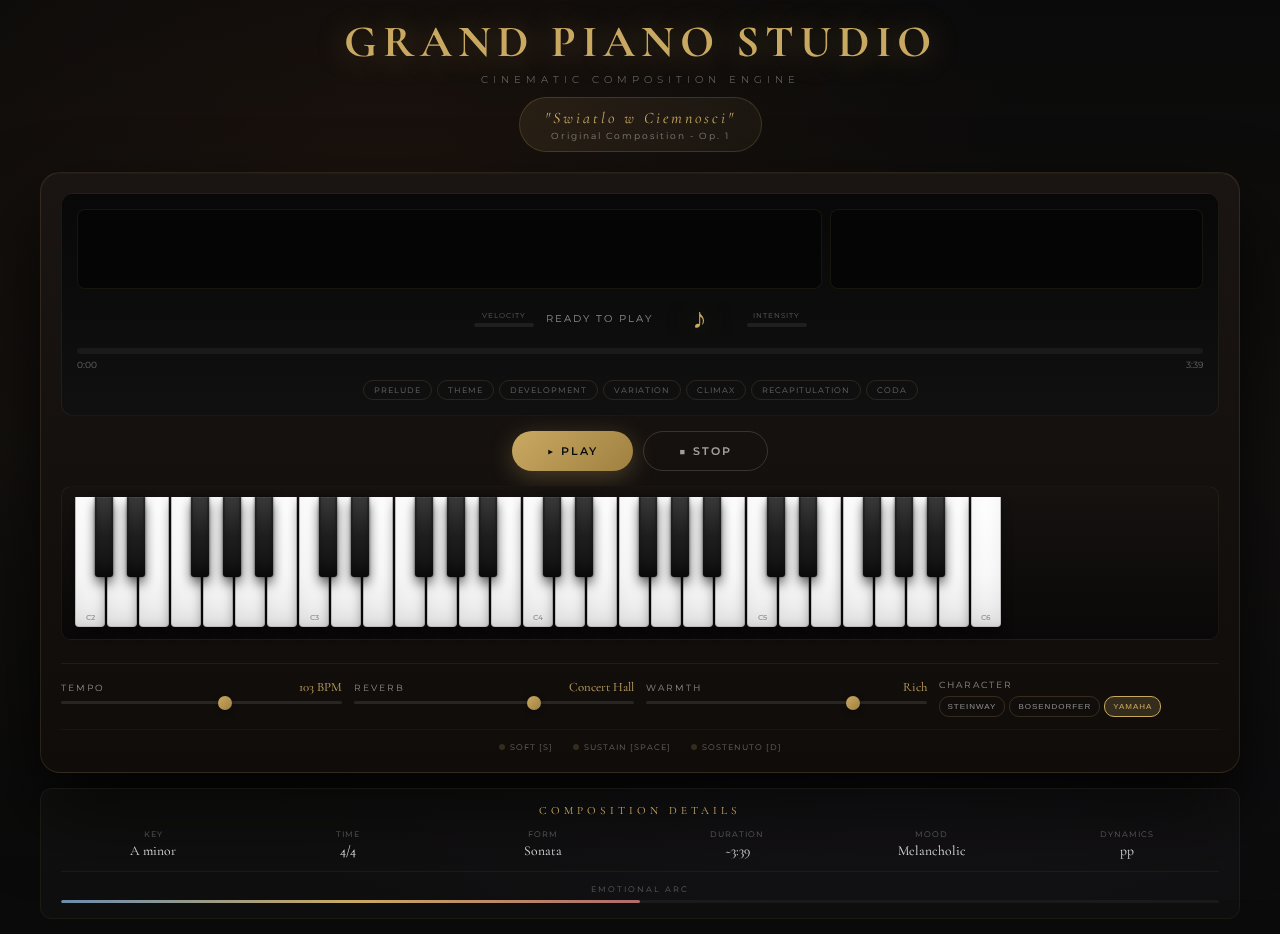
<file: index.html>
<!DOCTYPE html>
<html lang="pl">
<head>
    <meta charset="UTF-8">
    <meta name="viewport" content="width=device-width, initial-scale=1.0">
    <title>GRAND PIANO STUDIO - Masterpiece Edition</title>
    <link href="https://fonts.googleapis.com/css2?family=Cormorant+Garamond:wght@400;600;700&family=Montserrat:wght@300;400;600&display=swap" rel="stylesheet">
    <link rel="stylesheet" href="styles.css">
</head>
<body>
    <div class="container">
        <div class="brand">
            <h1>Grand Piano Studio</h1>
            <p class="tagline">Cinematic Composition Engine</p>
            <div class="composition-title">
                <h2>"Swiatlo w Ciemnosci"</h2>
                <span>Original Composition - Op. 1</span>
            </div>
        </div>

        <div class="piano-cabinet">
            <div class="display-section">
                <div class="visualizer-container">
                    <div class="oscilloscope">
                        <canvas id="oscilloscope"></canvas>
                    </div>
                    <div class="spectrum">
                        <canvas id="spectrum"></canvas>
                    </div>
                </div>

                <div class="now-playing">
                    <div class="velocity-container">
                        <span class="velocity-label">Velocity</span>
                        <div class="velocity-meter">
                            <div class="velocity-fill" id="velocityMeter"></div>
                        </div>
                    </div>
                    <div class="section-display" id="sectionDisplay">Ready to Play</div>
                    <div class="note-display" id="noteDisplay">&#9834;</div>
                    <div class="velocity-container">
                        <span class="velocity-label">Intensity</span>
                        <div class="velocity-meter">
                            <div class="velocity-fill" id="intensityMeter"></div>
                        </div>
                    </div>
                </div>

                <div class="timeline-container">
                    <div class="timeline">
                        <div class="timeline-progress" id="progressBar"></div>
                    </div>
                    <div class="time-display">
                        <span id="currentTime">0:00</span>
                        <span id="totalTime">0:00</span>
                    </div>
                </div>

                <div class="section-markers">
                    <div class="section-marker" id="marker-0">Prelude</div>
                    <div class="section-marker" id="marker-1">Theme</div>
                    <div class="section-marker" id="marker-2">Development</div>
                    <div class="section-marker" id="marker-3">Variation</div>
                    <div class="section-marker" id="marker-4">Climax</div>
                    <div class="section-marker" id="marker-5">Recapitulation</div>
                    <div class="section-marker" id="marker-6">Coda</div>
                </div>
            </div>

            <div class="controls-row">
                <button class="btn btn-primary" id="playBtn" onclick="togglePlay()">&#9654; Play</button>
                <button class="btn btn-secondary" onclick="stopMelody()">&#9632; Stop</button>
            </div>

            <div class="keyboard-wrapper">
                <div class="keyboard-frame">
                    <div class="keyboard" id="keyboard"></div>
                </div>
            </div>

            <div class="settings-panel">
                <div class="setting">
                    <div class="setting-header">
                        <span class="setting-label">Tempo</span>
                        <span class="setting-value" id="tempoValue">103 BPM</span>
                    </div>
                    <input type="range" id="tempoSlider" min="50" max="140" value="103" oninput="updateTempo(this.value)">
                </div>

                <div class="setting">
                    <div class="setting-header">
                        <span class="setting-label">Reverb</span>
                        <span class="setting-value" id="reverbValue">Concert Hall</span>
                    </div>
                    <input type="range" id="reverbSlider" min="0" max="100" value="65" oninput="updateReverb(this.value)">
                </div>

                <div class="setting">
                    <div class="setting-header">
                        <span class="setting-label">Warmth</span>
                        <span class="setting-value" id="warmthValue">Rich</span>
                    </div>
                    <input type="range" id="warmthSlider" min="0" max="100" value="75" oninput="updateWarmth(this.value)">
                </div>

                <div class="setting">
                    <div class="setting-header">
                        <span class="setting-label">Character</span>
                    </div>
                    <div class="toggle-group">
                        <button class="toggle-btn" onclick="setPianoType('steinway')" id="typeSteinway">Steinway</button>
                        <button class="toggle-btn" onclick="setPianoType('bosendorfer')" id="typeBosendorfer">Bosendorfer</button>
                        <button class="toggle-btn active" onclick="setPianoType('yamaha')" id="typeYamaha">Yamaha</button>
                    </div>
                </div>
            </div>

            <div class="pedal-row">
                <div class="pedal-indicator">
                    <div class="pedal-light" id="softLight"></div>
                    <span class="pedal-text">Soft [S]</span>
                </div>
                <div class="pedal-indicator">
                    <div class="pedal-light" id="sustainLight"></div>
                    <span class="pedal-text">Sustain [Space]</span>
                </div>
                <div class="pedal-indicator">
                    <div class="pedal-light" id="sostenutoLight"></div>
                    <span class="pedal-text">Sostenuto [D]</span>
                </div>
            </div>
        </div>

        <div class="info-section">
            <div class="info-title">Composition Details</div>
            <div class="info-grid">
                <div class="info-item">
                    <div class="info-label">Key</div>
                    <div class="info-value" id="keyDisplay">A minor</div>
                </div>
                <div class="info-item">
                    <div class="info-label">Time</div>
                    <div class="info-value">4/4</div>
                </div>
                <div class="info-item">
                    <div class="info-label">Form</div>
                    <div class="info-value">Sonata</div>
                </div>
                <div class="info-item">
                    <div class="info-label">Duration</div>
                    <div class="info-value" id="durationDisplay">~2:30</div>
                </div>
                <div class="info-item">
                    <div class="info-label">Mood</div>
                    <div class="info-value" id="moodDisplay">Melancholic</div>
                </div>
                <div class="info-item">
                    <div class="info-label">Dynamics</div>
                    <div class="info-value" id="dynamicsDisplay">pp</div>
                </div>
            </div>
            <div class="emotion-indicator">
                <div class="emotion-label">Emotional Arc</div>
                <div class="emotion-bar">
                    <div class="emotion-fill" id="emotionFill"></div>
                </div>
            </div>
        </div>
    </div>

    <script src="app.js"></script>
</body>
</html>
</file>
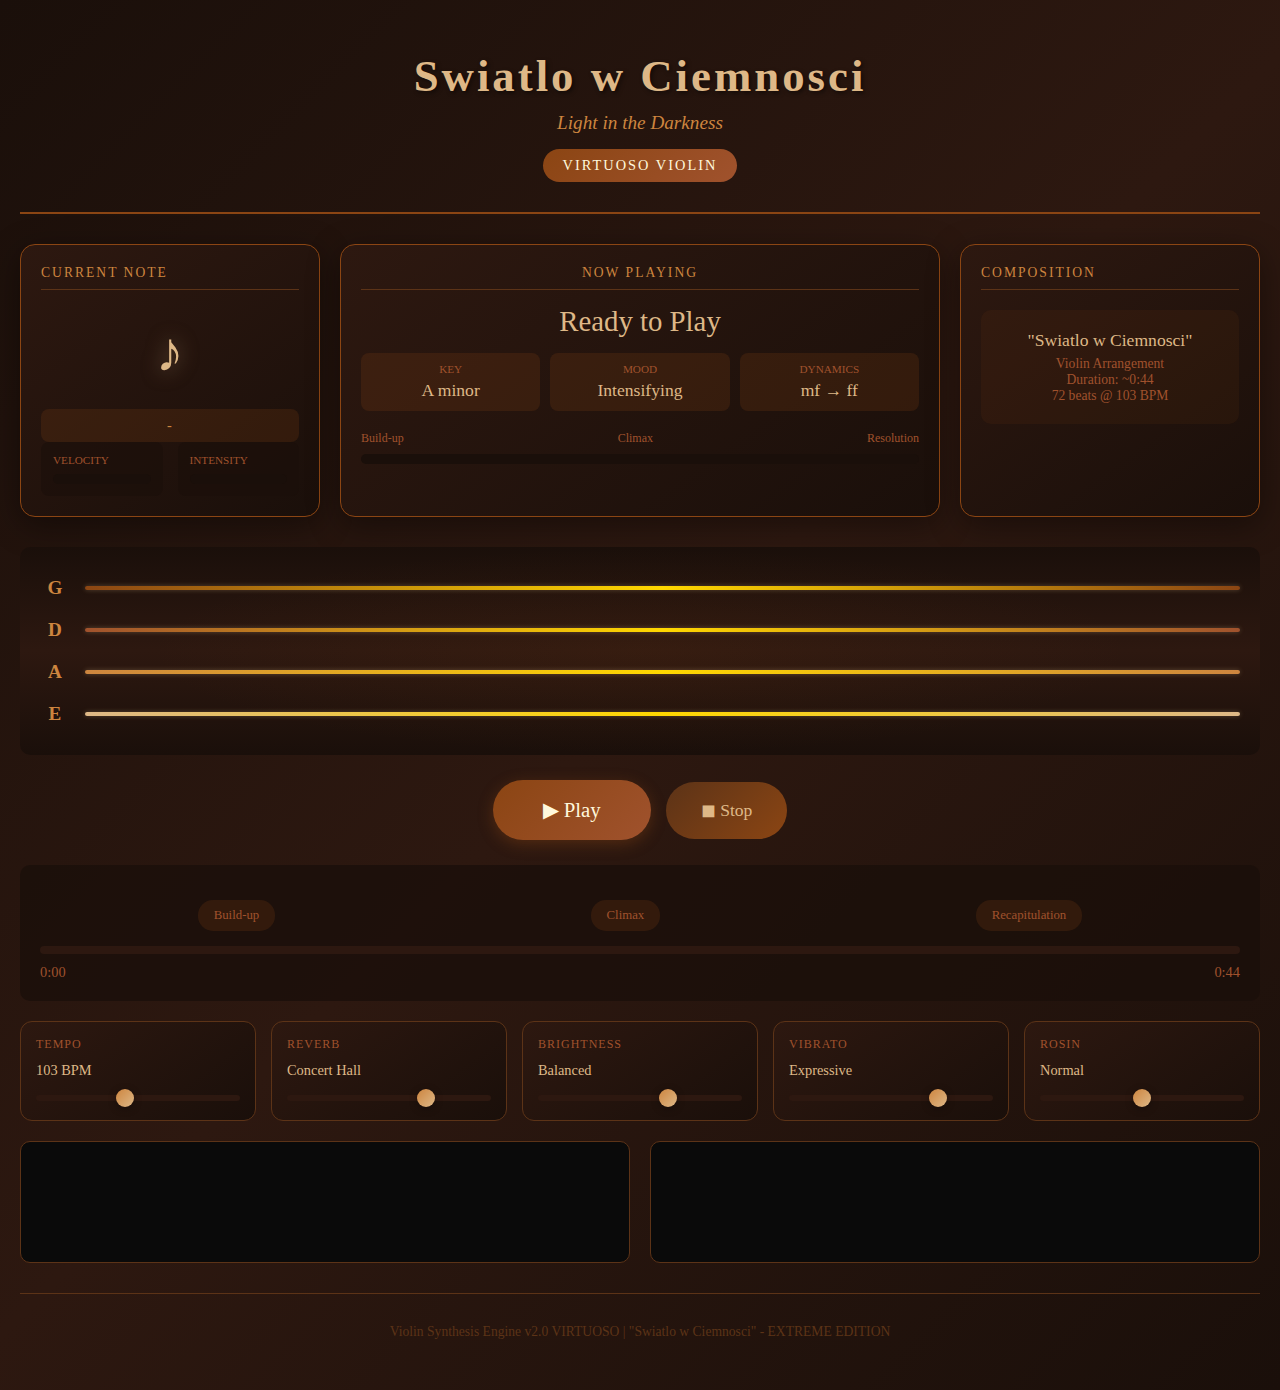
<file: viol/index.html>
<!DOCTYPE html>
<html lang="pl">
<head>
    <meta charset="UTF-8">
    <meta name="viewport" content="width=device-width, initial-scale=1.0">
    <title>Violin - Swiatlo w Ciemnosci</title>
    <style>
        * {
            margin: 0;
            padding: 0;
            box-sizing: border-box;
        }

        body {
            font-family: 'Georgia', 'Times New Roman', serif;
            background: linear-gradient(135deg, #1a0f0a 0%, #2d1810 50%, #1a0f0a 100%);
            min-height: 100vh;
            color: #DEB887;
            overflow-x: hidden;
        }

        .container {
            max-width: 1400px;
            margin: 0 auto;
            padding: 20px;
        }

        header {
            text-align: center;
            padding: 30px 0;
            border-bottom: 2px solid #8B4513;
            margin-bottom: 30px;
        }

        h1 {
            font-size: 2.8em;
            color: #DEB887;
            text-shadow: 2px 2px 4px rgba(0,0,0,0.5);
            letter-spacing: 3px;
            margin-bottom: 10px;
        }

        .subtitle {
            font-size: 1.2em;
            color: #CD853F;
            font-style: italic;
        }

        .instrument-badge {
            display: inline-block;
            background: linear-gradient(135deg, #8B4513, #A0522D);
            color: #FFF8DC;
            padding: 8px 20px;
            border-radius: 20px;
            margin-top: 15px;
            font-size: 0.9em;
            letter-spacing: 2px;
        }

        .main-display {
            display: grid;
            grid-template-columns: 1fr 2fr 1fr;
            gap: 20px;
            margin-bottom: 30px;
        }

        .panel {
            background: linear-gradient(145deg, #2d1810, #1a0f0a);
            border: 1px solid #8B4513;
            border-radius: 15px;
            padding: 20px;
            box-shadow: 0 8px 32px rgba(0,0,0,0.4);
        }

        .panel-title {
            font-size: 0.85em;
            color: #CD853F;
            text-transform: uppercase;
            letter-spacing: 2px;
            margin-bottom: 15px;
            border-bottom: 1px solid #5C3317;
            padding-bottom: 8px;
        }

        .note-display {
            font-size: 3.5em;
            text-align: center;
            color: #DEB887;
            text-shadow: 0 0 20px rgba(222, 184, 135, 0.5);
            padding: 15px;
        }

        .technique-display {
            font-size: 0.9em;
            text-align: center;
            color: #CD853F;
            text-transform: uppercase;
            letter-spacing: 1px;
            padding: 8px;
            background: rgba(139, 69, 19, 0.2);
            border-radius: 8px;
            margin-top: 10px;
        }

        .section-info {
            text-align: center;
        }

        .section-name {
            font-size: 1.8em;
            color: #DEB887;
            margin-bottom: 10px;
        }

        .info-grid {
            display: grid;
            grid-template-columns: repeat(3, 1fr);
            gap: 10px;
            margin-top: 15px;
        }

        .info-item {
            background: rgba(139, 69, 19, 0.2);
            padding: 10px;
            border-radius: 8px;
            text-align: center;
        }

        .info-label {
            font-size: 0.7em;
            color: #A0522D;
            text-transform: uppercase;
        }

        .info-value {
            font-size: 1.1em;
            color: #DEB887;
            margin-top: 5px;
        }

        /* Strings Visualization */
        .strings-container {
            background: linear-gradient(180deg, #1a0f0a, #2d1810, #1a0f0a);
            border-radius: 10px;
            padding: 30px 20px;
            margin: 20px 0;
            position: relative;
            overflow: hidden;
        }

        .strings-container::before {
            content: '';
            position: absolute;
            top: 0;
            left: 50%;
            transform: translateX(-50%);
            width: 80%;
            height: 100%;
            background: radial-gradient(ellipse at center, rgba(139, 69, 19, 0.1) 0%, transparent 70%);
        }

        #strings {
            display: flex;
            flex-direction: column;
            gap: 20px;
            position: relative;
            z-index: 1;
        }

        .string-wrapper {
            display: flex;
            align-items: center;
            gap: 15px;
        }

        .string-label {
            width: 30px;
            text-align: center;
            font-size: 1.2em;
            color: #CD853F;
            font-weight: bold;
        }

        .violin-string {
            flex: 1;
            height: 4px;
            border-radius: 2px;
            transition: all 0.1s ease;
            box-shadow: 0 0 5px rgba(222, 184, 135, 0.3);
        }

        .violin-string.active {
            height: 6px;
            box-shadow: 0 0 15px rgba(255, 215, 0, 0.6), 0 0 30px rgba(222, 184, 135, 0.4);
        }

        .violin-string.vibrating {
            animation: vibrate 0.05s linear infinite;
        }

        @keyframes vibrate {
            0%, 100% { transform: translateY(0); }
            25% { transform: translateY(-2px); }
            75% { transform: translateY(2px); }
        }

        /* Controls */
        .controls-row {
            display: flex;
            gap: 15px;
            justify-content: center;
            align-items: center;
            margin: 25px 0;
            flex-wrap: wrap;
        }

        .play-btn {
            background: linear-gradient(135deg, #8B4513, #A0522D);
            color: #FFF8DC;
            border: none;
            padding: 18px 50px;
            font-size: 1.3em;
            border-radius: 30px;
            cursor: pointer;
            transition: all 0.3s ease;
            box-shadow: 0 4px 15px rgba(139, 69, 19, 0.4);
            font-family: inherit;
        }

        .play-btn:hover {
            transform: translateY(-2px);
            box-shadow: 0 6px 25px rgba(139, 69, 19, 0.6);
        }

        .play-btn.active {
            background: linear-gradient(135deg, #CD853F, #DEB887);
            color: #1a0f0a;
        }

        .stop-btn {
            background: linear-gradient(135deg, #5C3317, #8B4513);
            color: #DEB887;
            border: none;
            padding: 18px 35px;
            font-size: 1.1em;
            border-radius: 30px;
            cursor: pointer;
            transition: all 0.3s ease;
            font-family: inherit;
        }

        .stop-btn:hover {
            background: linear-gradient(135deg, #8B4513, #A0522D);
        }

        /* Progress */
        .progress-container {
            background: rgba(26, 15, 10, 0.8);
            border-radius: 10px;
            padding: 20px;
            margin: 20px 0;
        }

        .progress-bar-bg {
            height: 8px;
            background: #2d1810;
            border-radius: 4px;
            overflow: hidden;
            margin: 10px 0;
        }

        #progressBar {
            height: 100%;
            background: linear-gradient(90deg, #8B4513, #CD853F, #DEB887);
            width: 0%;
            transition: width 0.1s linear;
            border-radius: 4px;
        }

        .time-display {
            display: flex;
            justify-content: space-between;
            font-size: 0.9em;
            color: #A0522D;
        }

        /* Section markers */
        .section-markers {
            display: flex;
            justify-content: space-around;
            margin: 15px 0;
        }

        .marker {
            padding: 8px 16px;
            background: rgba(139, 69, 19, 0.2);
            border-radius: 15px;
            font-size: 0.8em;
            color: #A0522D;
            transition: all 0.3s ease;
        }

        .marker.active {
            background: linear-gradient(135deg, #8B4513, #CD853F);
            color: #FFF8DC;
            box-shadow: 0 0 15px rgba(205, 133, 63, 0.5);
        }

        /* Sliders */
        .sliders-grid {
            display: grid;
            grid-template-columns: repeat(5, 1fr);
            gap: 15px;
            margin: 20px 0;
        }

        .slider-container {
            background: linear-gradient(145deg, #2d1810, #1a0f0a);
            border: 1px solid #5C3317;
            border-radius: 12px;
            padding: 15px;
        }

        .slider-label {
            font-size: 0.75em;
            color: #A0522D;
            text-transform: uppercase;
            letter-spacing: 1px;
            margin-bottom: 10px;
            display: block;
        }

        .slider-value {
            color: #DEB887;
            font-size: 0.9em;
            margin-bottom: 8px;
        }

        input[type="range"] {
            width: 100%;
            height: 6px;
            -webkit-appearance: none;
            background: #2d1810;
            border-radius: 3px;
            outline: none;
        }

        input[type="range"]::-webkit-slider-thumb {
            -webkit-appearance: none;
            width: 18px;
            height: 18px;
            background: linear-gradient(135deg, #CD853F, #DEB887);
            border-radius: 50%;
            cursor: pointer;
            box-shadow: 0 2px 8px rgba(0,0,0,0.3);
        }

        /* Visualizers */
        .visualizers {
            display: grid;
            grid-template-columns: 1fr 1fr;
            gap: 20px;
            margin: 20px 0;
        }

        .visualizer {
            background: #0a0a0a;
            border: 1px solid #5C3317;
            border-radius: 10px;
            overflow: hidden;
        }

        .visualizer canvas {
            width: 100%;
            height: 120px;
            display: block;
        }

        /* Meters */
        .meters {
            display: grid;
            grid-template-columns: 1fr 1fr;
            gap: 15px;
        }

        .meter {
            background: rgba(26, 15, 10, 0.6);
            border-radius: 8px;
            padding: 12px;
        }

        .meter-label {
            font-size: 0.7em;
            color: #A0522D;
            text-transform: uppercase;
            margin-bottom: 8px;
        }

        .meter-bar {
            height: 10px;
            background: #1a0f0a;
            border-radius: 5px;
            overflow: hidden;
        }

        .meter-fill {
            height: 100%;
            background: linear-gradient(90deg, #5C3317, #8B4513, #CD853F);
            width: 0%;
            transition: width 0.1s ease;
            border-radius: 5px;
        }

        /* Emotion meter */
        .emotion-container {
            margin-top: 20px;
        }

        .emotion-label {
            display: flex;
            justify-content: space-between;
            font-size: 0.75em;
            color: #A0522D;
            margin-bottom: 8px;
        }

        #emotionFill {
            background: linear-gradient(90deg, #5C3317, #8B4513, #CD853F, #DEB887, #FFD700);
        }

        /* Composition info */
        .composition-info {
            text-align: center;
            padding: 20px;
            background: rgba(139, 69, 19, 0.1);
            border-radius: 10px;
            margin-top: 20px;
        }

        .composition-title {
            font-size: 1.1em;
            color: #DEB887;
            margin-bottom: 5px;
        }

        .composition-details {
            font-size: 0.85em;
            color: #A0522D;
        }

        footer {
            text-align: center;
            padding: 30px;
            color: #5C3317;
            font-size: 0.85em;
            border-top: 1px solid #5C3317;
            margin-top: 30px;
        }

        @media (max-width: 900px) {
            .main-display {
                grid-template-columns: 1fr;
            }
            .sliders-grid {
                grid-template-columns: repeat(2, 1fr);
            }
            .visualizers {
                grid-template-columns: 1fr;
            }
        }
    </style>
</head>
<body>
    <div class="container">
        <header>
            <h1>Swiatlo w Ciemnosci</h1>
            <div class="subtitle">Light in the Darkness</div>
            <div class="instrument-badge">VIRTUOSO VIOLIN</div>
        </header>

        <div class="main-display">
            <div class="panel">
                <div class="panel-title">Current Note</div>
                <div class="note-display" id="noteDisplay">♪</div>
                <div class="technique-display" id="techniqueDisplay">-</div>
                <div class="meters">
                    <div class="meter">
                        <div class="meter-label">Velocity</div>
                        <div class="meter-bar">
                            <div class="meter-fill" id="velocityMeter"></div>
                        </div>
                    </div>
                    <div class="meter">
                        <div class="meter-label">Intensity</div>
                        <div class="meter-bar">
                            <div class="meter-fill" id="intensityMeter"></div>
                        </div>
                    </div>
                </div>
            </div>

            <div class="panel section-info">
                <div class="panel-title">Now Playing</div>
                <div class="section-name" id="sectionDisplay">Ready to Play</div>
                <div class="info-grid">
                    <div class="info-item">
                        <div class="info-label">Key</div>
                        <div class="info-value" id="keyDisplay">A minor</div>
                    </div>
                    <div class="info-item">
                        <div class="info-label">Mood</div>
                        <div class="info-value" id="moodDisplay">Intensifying</div>
                    </div>
                    <div class="info-item">
                        <div class="info-label">Dynamics</div>
                        <div class="info-value" id="dynamicsDisplay">mf → ff</div>
                    </div>
                </div>
                <div class="emotion-container">
                    <div class="emotion-label">
                        <span>Build-up</span>
                        <span>Climax</span>
                        <span>Resolution</span>
                    </div>
                    <div class="meter-bar">
                        <div class="meter-fill" id="emotionFill"></div>
                    </div>
                </div>
            </div>

            <div class="panel">
                <div class="panel-title">Composition</div>
                <div class="composition-info">
                    <div class="composition-title">"Swiatlo w Ciemnosci"</div>
                    <div class="composition-details">
                        Violin Arrangement<br>
                        Duration: <span id="durationDisplay">~0:42</span><br>
                        72 beats @ 103 BPM
                    </div>
                </div>
            </div>
        </div>

        <!-- Strings Visualization -->
        <div class="strings-container">
            <div id="strings"></div>
        </div>

        <!-- Controls -->
        <div class="controls-row">
            <button class="play-btn" id="playBtn" onclick="togglePlay()">▶ Play</button>
            <button class="stop-btn" onclick="stopMelody()">◼ Stop</button>
        </div>

        <!-- Progress -->
        <div class="progress-container">
            <div class="section-markers">
                <div class="marker" id="marker-0">Build-up</div>
                <div class="marker" id="marker-1">Climax</div>
                <div class="marker" id="marker-2">Recapitulation</div>
            </div>
            <div class="progress-bar-bg">
                <div id="progressBar"></div>
            </div>
            <div class="time-display">
                <span id="currentTime">0:00</span>
                <span id="totalTime">0:42</span>
            </div>
        </div>

        <!-- Sliders -->
        <div class="sliders-grid">
            <div class="slider-container">
                <label class="slider-label">Tempo</label>
                <div class="slider-value" id="tempoValue">103 BPM</div>
                <input type="range" min="60" max="160" value="103" onchange="updateTempo(this.value)">
            </div>
            <div class="slider-container">
                <label class="slider-label">Reverb</label>
                <div class="slider-value" id="reverbValue">Concert Hall</div>
                <input type="range" min="0" max="100" value="70" onchange="updateReverb(this.value)">
            </div>
            <div class="slider-container">
                <label class="slider-label">Brightness</label>
                <div class="slider-value" id="brightnessValue">Balanced</div>
                <input type="range" min="0" max="100" value="65" onchange="updateBrightness(this.value)">
            </div>
            <div class="slider-container">
                <label class="slider-label">Vibrato</label>
                <div class="slider-value" id="vibratoValue">Expressive</div>
                <input type="range" min="0" max="100" value="75" onchange="updateVibrato(this.value)">
            </div>
            <div class="slider-container">
                <label class="slider-label">Rosin</label>
                <div class="slider-value" id="rosinValue">Normal</div>
                <input type="range" min="0" max="100" value="50" onchange="updateRosin(this.value)">
            </div>
        </div>

        <!-- Visualizers -->
        <div class="visualizers">
            <div class="visualizer">
                <canvas id="oscilloscope"></canvas>
            </div>
            <div class="visualizer">
                <canvas id="spectrum"></canvas>
            </div>
        </div>

        <footer>
            Violin Synthesis Engine v2.0 VIRTUOSO | "Swiatlo w Ciemnosci" - EXTREME EDITION
        </footer>
    </div>

    <script type="module" src="app.js"></script>
</body>
</html>
</file>
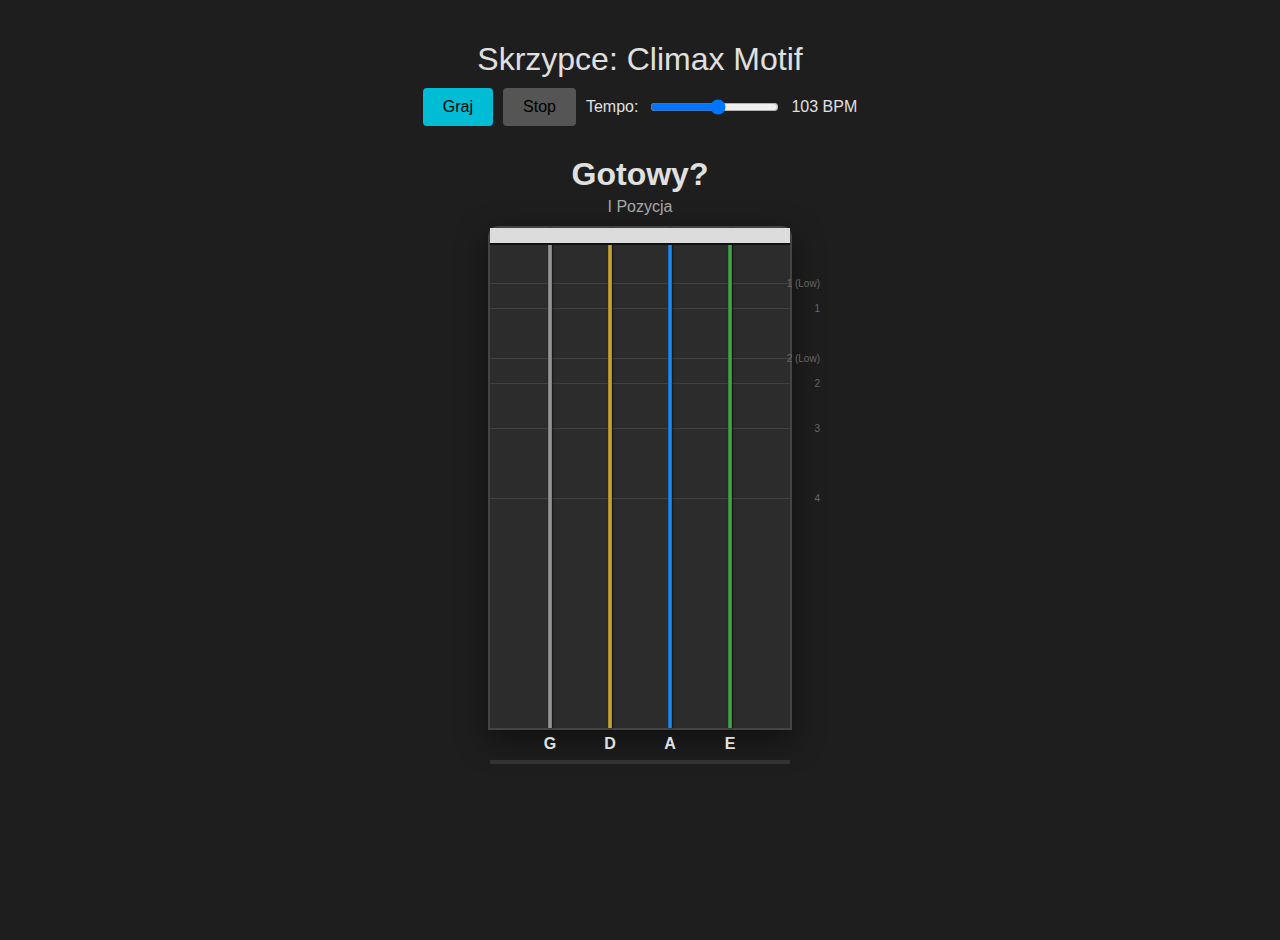
<file: viol2/index.html>
<!DOCTYPE html>
<html lang="pl">
<head>
    <meta charset="UTF-8">
    <meta name="viewport" content="width=device-width, initial-scale=1.0">
    <title>Skrzypce: Climax Motif - Nauka (I Pozycja)</title>
    <style>
        :root {
            --bg-color: #1e1e1e;
            --text-color: #e0e0e0;
            --accent-color: #00bcd4;
            --string-g: #9e9e9e; /* Silver */
            --string-d: #d4af37; /* Gold */
            --string-a: #2196f3; /* Blue - common synthetic */
            --string-e: #4caf50; /* Green - often distinct */
            --finger-active: #ff4081;
        }

        body {
            font-family: 'Segoe UI', Tahoma, Geneva, Verdana, sans-serif;
            background-color: var(--bg-color);
            color: var(--text-color);
            display: flex;
            flex-direction: column;
            align-items: center;
            margin: 0;
            padding: 20px;
            height: 100vh;
            overflow: hidden;
        }

        h1 {
            margin-bottom: 10px;
            font-weight: 300;
        }

        .controls {
            margin-bottom: 20px;
            display: flex;
            gap: 10px;
            align-items: center;
        }

        button {
            background-color: var(--accent-color);
            color: #000;
            border: none;
            padding: 10px 20px;
            font-size: 16px;
            cursor: pointer;
            border-radius: 4px;
            transition: background 0.2s;
        }

        button:hover {
            background-color: #00acc1;
        }
        
        button:disabled {
            background-color: #555;
            cursor: not-allowed;
        }

        .slider-container {
            display: flex;
            align-items: center;
            gap: 10px;
        }

        /* Violin Neck Container */
        .violin-neck {
            position: relative;
            width: 300px;
            height: 500px;
            background: #2c2c2c; /* Ebony fingerboard */
            border-radius: 10px 10px 0 0;
            border: 2px solid #444;
            box-shadow: 0 10px 30px rgba(0,0,0,0.5);
            margin-bottom: 20px;
        }

        /* Nut */
        .nut {
            position: absolute;
            top: 0;
            left: 0;
            width: 100%;
            height: 15px;
            background: #dcdcdc; /* Bone/Ivory */
            border-bottom: 2px solid #111;
            z-index: 10;
        }

        /* Strings */
        .string {
            position: absolute;
            top: 0;
            bottom: 0;
            width: 4px;
            margin-left: -2px;
            z-index: 5;
            box-shadow: 1px 0 2px rgba(0,0,0,0.5);
        }

        /* Tapes/Frets markers (visual aid only for beginner) */
        .tape {
            position: absolute;
            left: 0;
            width: 100%;
            height: 1px;
            background: rgba(255,255,255,0.1);
            pointer-events: none;
        }
        .tape-label {
            position: absolute;
            right: -30px;
            font-size: 10px;
            color: #666;
            transform: translateY(-50%);
        }

        /* String Positions */
        .str-g { left: 20%; background: linear-gradient(90deg, #777, var(--string-g), #777); }
        .str-d { left: 40%; background: linear-gradient(90deg, #997e28, var(--string-d), #997e28); }
        .str-a { left: 60%; background: linear-gradient(90deg, #1565c0, var(--string-a), #1565c0); }
        .str-e { left: 80%; background: linear-gradient(90deg, #2e7d32, var(--string-e), #2e7d32); }

        /* String Labels */
        .string-label {
            position: absolute;
            bottom: -30px;
            transform: translateX(-50%);
            font-weight: bold;
        }

        /* Finger Dot */
        .finger-dot {
            position: absolute;
            width: 24px;
            height: 24px;
            border-radius: 50%;
            background: var(--finger-active);
            border: 2px solid #fff;
            box-shadow: 0 0 10px var(--finger-active);
            transform: translate(-50%, -50%);
            z-index: 2000;
            opacity: 0;
            transition: opacity 0.1s;
        }

        /* Note Info Display */
        .note-info {
            display: flex;
            flex-direction: column;
            align-items: center;
            justify-content: center;
            height: 80px;
        }
        
        #noteDisplay {
            font-size: 32px;
            font-weight: bold;
            margin-bottom: 5px;
        }
        
        .sub-info {
            font-size: 16px;
            color: #aaa;
        }

        .highlight-e {
            color: var(--string-e);
            font-weight: bold;
            text-shadow: 0 0 5px rgba(76, 175, 80, 0.5);
        }

        /* Progress Bar */
        .progress-bar {
            width: 300px;
            height: 4px;
            background: #333;
            margin-top: 10px;
            position: relative;
        }
        .progress-fill {
            height: 100%;
            background: var(--accent-color);
            width: 0%;
            transition: width 0.1s linear;
        }

        /* MIRACLE GAP OVERLAY */
        .miracle-overlay {
            position: fixed;
            top: 0;
            left: 0;
            width: 100%;
            height: 100%;
            background: rgba(0,0,0,0.0);
            display: flex;
            justify-content: center;
            align-items: flex-start; /* NAPIS NA GÓRZE */
            padding-top: 80px;      /* Odstęp od krawędzi */
            font-size: 80px;
            font-weight: bold;
            color: #ffd700;
            text-transform: uppercase;
            text-shadow: 0 0 20px #ff4081, 0 0 50px #ffd700;
            opacity: 0;
            pointer-events: none;
            transition: opacity 0.2s;
            z-index: 1000;
            font-family: 'Impact', sans-serif;
            letter-spacing: 5px;
            transform: scale(1.2);
        }

    </style>
</head>
<body>

    <div id="miracleOverlay" class="miracle-overlay">MIRACLE GAP</div>

    <h1>Skrzypce: Climax Motif</h1>
    
    <div class="controls">
        <button id="btnPlay" onclick="startPlayback()">Graj</button>
        <button id="btnStop" onclick="stopPlayback()" disabled>Stop</button>
        <div class="slider-container">
            <label for="tempo">Tempo:</label>
            <input type="range" id="tempo" min="50" max="150" value="103">
            <span id="tempoDisplay">103 BPM</span>
        </div>
    </div>

    <div class="note-info">
        <div id="noteDisplay">Gotowy?</div>
        <div class="sub-info" id="fingerDisplay">I Pozycja</div>
    </div>

    <div class="violin-neck">
        <!-- Nut -->
        <div class="nut"></div>

        <!-- Strings -->
        <div class="string str-g"><div class="string-label" style="bottom:-25px; left:50%">G</div></div>
        <div class="string str-d"><div class="string-label" style="bottom:-25px; left:50%">D</div></div>
        <div class="string str-a"><div class="string-label" style="bottom:-25px; left:50%">A</div></div>
        <div class="string str-e"><div class="string-label" style="bottom:-25px; left:50%">E</div></div>

        <!-- Visual Tapes (approximate positions for 1st pos) -->
        <div class="tape" style="top: 55px;"><span class="tape-label">1 (Low)</span></div> 
        <div class="tape" style="top: 80px;"><span class="tape-label">1</span></div>      
        <div class="tape" style="top: 130px;"><span class="tape-label">2 (Low)</span></div> 
        <div class="tape" style="top: 155px;"><span class="tape-label">2</span></div>       
        <div class="tape" style="top: 200px;"><span class="tape-label">3</span></div>       
        <div class="tape" style="top: 270px;"><span class="tape-label">4</span></div>       

        <!-- Active Dot -->
        <div id="activeDot" class="finger-dot"></div>
    </div>

    <div class="progress-bar">
        <div id="progressFill" class="progress-fill"></div>
    </div>

    <script>
        // --- DANE MUZYCZNE ---
        
        // Część 1: Oryginalny Motyw (0 - 16 beat)
        const PART_1 = [
            ['A3', 0, 4, 0.65], ['D4', 0, 4, 0.7], ['A4', 0, 1.5, 1.0], 
            ['G4', 1.5, 0.5, 0.92], ['F4', 2, 1, 0.98], ['E4', 3, 0.5, 0.90], ['D4', 3.5, 0.5, 0.88],
            ['C4', 4, 0.75, 0.90], ['D4', 4.75, 0.25, 0.86], ['E4', 5, 1.5, 0.98],
            ['F4', 6.5, 1, 0.95], ['G4', 7.5, 0.5, 0.92],
            ['A4', 8, 0.75, 1.0], ['Bb4', 8.75, 0.25, 0.96], ['C5', 9, 1, 1.0],
            ['D5', 10, 1, 1.0], ['C5', 11, 0.5, 0.98], ['Bb4', 11.5, 0.5, 0.92],
            ['A4', 12, 1.5, 1.0], ['G4', 13.5, 0.5, 0.92],
            ['F4', 14, 0.5, 0.96], ['E4', 14.5, 0.5, 0.90], ['D4', 15, 1, 0.98]
        ];

        // Część 2: DOKŁADNE POWTÓRZENIE MOTYWU (z Ozdobnikiem na start) (16 - 32 beat)
        const PART_2 = JSON.parse(JSON.stringify(PART_1)).map(n => {
            n[1] += 16; 
            return n;
        });

        // Ozdobnik na start
        const p2_start_idx = PART_2.findIndex(n => n[1] === 16 && n[0] === 'A4');
        if (p2_start_idx !== -1) {
            PART_2.splice(p2_start_idx, 1, 
                ['A4', 16, 0.25, 1.0], 
                ['Bb4', 16.25, 0.25, 0.96], 
                ['A4', 16.5, 1.0, 1.0]
            );
        }

        // Część 3: WIELKA WARIACJA "SKOKOWA" (Heroiczna i Wirtuozerska) (32+ beat)
        const PART_3 = [
            // --- SEKCJA A: AKROBATYKA (Pytanie - Odpowiedź) ---
            ['D4', 32, 0.5, 1.0], ['F5', 32.5, 0.5, 0.9], 
            ['A3', 33, 0.5, 1.0], ['E5', 33.5, 0.5, 0.9], 
            ['D4', 34, 0.5, 1.0], ['D5', 34.5, 0.5, 0.9], 
            ['A4', 35, 0.5, 1.0], ['A5', 35.5, 0.5, 0.95], 

            // Kaskada w dół
            ['G5', 36, 0.25, 0.9], ['F5', 36.25, 0.25, 0.9], ['E5', 36.5, 0.25, 0.9], ['D5', 36.75, 0.25, 0.9],
            ['C5', 37, 0.25, 0.9], ['Bb4', 37.25, 0.25, 0.9], ['A4', 37.5, 1.0, 1.0], 

            // --- SEKCJA B: TEMAT HEROICZNY (Wyraźna melodia) ---
            ['D5', 39, 1.5, 1.0], ['E5', 40.5, 0.5, 1.0], 
            ['F5', 41, 1.0, 1.0], ['G5', 42, 0.5, 1.0], ['A5', 42.5, 0.5, 1.0],
            
            // Dramatyczne zawieszenie
            ['Bb4', 43, 1.0, 0.95], ['A5', 44, 1.5, 1.0], 
            ['G5', 45.5, 0.5, 0.95], 
            
            // --- SEKCJA C: BARIOLAGE (Migotanie / Wirtuozeria) ---
            ['F5', 46, 0.25, 1.0], ['A4', 46.25, 0.25, 0.8], ['E5', 46.5, 0.25, 1.0], ['A4', 46.75, 0.25, 0.8],
            ['D5', 47, 0.25, 1.0], ['A4', 47.25, 0.25, 0.8], ['C5', 47.5, 0.25, 1.0], ['A4', 47.75, 0.25, 0.8],
            
            ['Bb4', 48, 0.25, 1.0], ['A4', 48.25, 0.25, 0.8], ['G4', 48.5, 0.25, 1.0], ['A4', 48.75, 0.25, 0.8],
            ['F4', 49, 0.5, 1.0], ['E4', 49.5, 0.5, 1.0], 
            
            // --- SEKCJA D: WIELKI FINAŁ ---
            ['D4', 50, 1.0, 1.0], ['F4', 51, 1.0, 1.0], ['A4', 52, 1.0, 1.0], ['D5', 53, 1.0, 1.0],
            ['E5', 54, 1.0, 1.0], ['F5', 55, 2.0, 1.0], 
            
            ['E5', 57, 1.0, 0.95], ['D5', 58, 1.0, 0.95], 
            ['C5', 59, 1.0, 0.9], ['Bb4', 60, 1.0, 0.9], 

            // --- "SKOCZKA" (CRAZY POSITIVE JUMPER) --- 
            ['A4', 61, 0.25, 1.0], ['D5', 61.25, 0.25, 1.0], ['F5', 61.5, 0.25, 1.0], ['A5', 61.75, 0.25, 1.0],
            ['E5', 62, 0.25, 1.0], ['A4', 62.25, 0.25, 1.0], 
            ['F5', 62.5, 0.25, 1.0], ['A4', 62.75, 0.25, 1.0], 
            ['D6', 63, 0.25, 1.0], ['A5', 63.25, 0.25, 1.0], 
            ['F5', 63.5, 0.25, 1.0], ['E5', 63.75, 0.25, 1.0], 

            // --- THE MIRACLE GAP (EXTENDED EDITION) ---
            // 1. MACHINE GUN
            ['C6', 64, 0.15, 1.0], ['A5', 64.15, 0.15, 1.0], ['E5', 64.30, 0.15, 1.0], ['A5', 64.45, 0.15, 1.0],
            ['C6', 64.60, 0.15, 1.0], ['E6', 64.75, 0.25, 1.0], 

            // 2. LASER SWEEP
            ['G3', 65, 0.15, 1.0], ['D4', 65.15, 0.15, 1.0], ['A4', 65.30, 0.15, 1.0], ['E5', 65.45, 0.15, 1.0],
            ['A5', 65.60, 0.15, 1.0], ['C6', 65.75, 0.15, 1.0], ['E6', 65.90, 0.15, 1.0], 
            
            // 3. GALACTIC SPIRAL (NOWOŚĆ)
            ['C6', 66, 0.25, 1.0], ['A5', 66.25, 0.25, 1.0], ['E5', 66.5, 0.25, 1.0], ['C5', 66.75, 0.25, 1.0],
            ['E5', 67, 0.25, 1.0], ['A5', 67.25, 0.25, 1.0], ['C6', 67.5, 0.25, 1.0], ['E6', 67.75, 0.5, 1.0],

            ['D6', 68.25, 0.25, 1.0], ['A5', 68.5, 0.25, 1.0], ['F5', 68.75, 0.25, 1.0], ['D5', 69, 0.25, 1.0],
            ['F5', 69.25, 0.25, 1.0], ['A5', 69.5, 0.25, 1.0], ['D6', 69.75, 0.5, 1.0],

            // 4. METEOR SHOWER (NOWOŚĆ)
            ['F6', 70.25, 0.15, 1.0], ['E6', 70.40, 0.15, 1.0], ['D6', 70.55, 0.15, 1.0], ['C6', 70.70, 0.15, 1.0],
            ['Bb5', 70.85, 0.15, 1.0], ['A5', 71.00, 0.15, 1.0], ['G5', 71.15, 0.15, 1.0], ['F5', 71.30, 0.15, 1.0],
            
            // 5. BOSKI TRYL
            ['F6', 72, 0.25, 1.0], ['E6', 72.25, 0.25, 1.0], ['F6', 72.5, 0.25, 1.0], ['E6', 72.75, 0.25, 1.0],
            ['F6', 73, 0.25, 1.0], ['E6', 73.25, 0.25, 1.0], ['F6', 73.5, 0.25, 1.0], ['E6', 73.75, 1.25, 1.0],

            // Ostateczny Akord
            ['D4', 80, 10.0, 0.85], ['A3', 80, 10.0, 0.85], ['F4', 80, 10.0, 0.75], ['D5', 80, 10.0, 0.6]
        ];

        const FULL_SCORE = [...PART_1, ...PART_2, ...PART_3];

        // Uproszczenie dla wizualizacji
        const MELODY_ONLY = FULL_SCORE.filter(n => {
            if ((n[1] === 0 || n[1] === 16) && (n[0] === 'A3' || n[0] === 'D4')) return false; 
            // Pokaż tylko najwyższą nutę (D5) w finałowym akordzie (beat 80)
            if (n[1] >= 80 && n[0] !== 'D5') return false; 
            return true;
        });

        const FREQ = {
            'A3': 220, 'C4': 262, 'D4': 294, 'E4': 330, 'F4': 349, 'G4': 392, 'A4': 440, 'B4': 494, 
            'Bb4': 466, 'C5': 523, 'C#5': 554, 'D5': 587, 'D#5': 622, 'E5': 659, 
            'F5': 698, 'F#5': 740, 'G5': 784, 'G#5': 830, 'A5': 880, 'Bb5': 932,
            'B5': 987, 'C6': 1046, 'D6': 1174, 'E6': 1318, 'F6': 1396
        };

        const FINGER_MAP = {
            'G3': [0, 0, 'Pusta (0)', 0],
            'A3': [0, 80, '1 palec', 1],
            'B3': [0, 155, '2 palec', 2],
            'C4': [0, 200, '3 palec', 3],
            
            'D4': [1, 0, 'Pusta (0)', 0],
            'E4': [1, 80, '1 palec', 1],
            'F4': [1, 130, '2 palec (niski)', 2], 
            'G4': [1, 200, '3 palec', 3],
            
            'A4': [2, 0, 'Pusta (0)', 0],
            'Bb4': [2, 55, '1 palec (niski)', 1],
            'B4': [2, 80, '1 palec', 1],
            'C5': [2, 130, '2 palec (niski)', 2], 
            'C#5': [2, 140, '2+ (wysoki)', 2],
            'D5': [2, 200, '3 palec', 3],
            'D#5': [2, 210, '4 palec', 4],
            
            'E5': [3, 0, 'Pusta (0)', 0],
            'F5': [3, 55, '1 palec (niski)', 1],  
            'F#5': [3, 65, '1+ (wysoki)', 1],
            'G5': [3, 130, '2 palec (niski)', 2], 
            'G#5': [3, 140, '2+ (wysoki)', 2],
            'A5': [3, 200, '3 palec', 3],
            'Bb5': [3, 240, '4 palec (ext)', 4],
            'C6': [3, 270, 'Pozycja V', 1],
            'D6': [3, 300, 'Pozycja V', 2],
            'E6': [3, 330, 'Pozycja VII', 3],
            'F6': [3, 350, 'Pozycja VII', 4] 
        };
        
        const STRING_POS_PCT = [20, 40, 60, 80];

        let audioCtx = null;
        let masterGain = null;
        let reverbNode = null;
        let isPlaying = false;
        let timeouts = [];
        let tempo = 103;

        const tempoInput = document.getElementById('tempo');
        const tempoDisplay = document.getElementById('tempoDisplay');
        
        tempoInput.addEventListener('input', (e) => {
            tempo = parseInt(e.target.value);
            tempoDisplay.textContent = `${tempo} BPM`;
        });

        function initAudio() {
            if (!audioCtx) {
                audioCtx = new (window.AudioContext || window.webkitAudioContext)();
                masterGain = audioCtx.createGain();
                masterGain.gain.value = 0.6;
                reverbNode = audioCtx.createConvolver();
                reverbNode.buffer = createReverbImpulse(3.0);
                const dryGain = audioCtx.createGain();
                dryGain.gain.value = 0.7;
                const wetGain = audioCtx.createGain();
                wetGain.gain.value = 0.6;
                masterGain.connect(dryGain);
                masterGain.connect(reverbNode);
                dryGain.connect(audioCtx.destination);
                reverbNode.connect(wetGain);
                wetGain.connect(audioCtx.destination);
            }
        }

        function createReverbImpulse(duration) {
            const length = audioCtx.sampleRate * duration;
            const impulse = audioCtx.createBuffer(2, length, audioCtx.sampleRate);
            const left = impulse.getChannelData(0);
            const right = impulse.getChannelData(1);
            for (let i = 0; i < length; i++) {
                const n = i / length;
                const noise = (Math.random() * 2 - 1) * Math.pow(1 - n, 2); 
                left[i] = noise;
                right[i] = noise;
            }
            return impulse;
        }

        function playTone(freq, duration, velocity) {
            if (!audioCtx) return;
            const now = audioCtx.currentTime;
            const t = now;
            const stopTime = t + duration;
            const osc1 = audioCtx.createOscillator();
            osc1.type = 'sawtooth';
            osc1.frequency.value = freq;
            const osc2 = audioCtx.createOscillator();
            osc2.type = 'sawtooth';
            osc2.frequency.value = freq;
            osc2.detune.value = 4;
            const osc3 = audioCtx.createOscillator();
            osc3.type = 'triangle';
            osc3.frequency.value = freq;
            const filter = audioCtx.createBiquadFilter();
            filter.type = 'lowpass';
            filter.Q.value = 1;
            const baseFreq = freq * 2; 
            const peakFreq = freq * (4 + (velocity * 4));
            filter.frequency.setValueAtTime(baseFreq, t);
            filter.frequency.linearRampToValueAtTime(peakFreq, t + 0.1);
            filter.frequency.exponentialRampToValueAtTime(baseFreq, stopTime);
            const gainNode = audioCtx.createGain();
            gainNode.gain.setValueAtTime(0, t);
            gainNode.gain.linearRampToValueAtTime(velocity, t + 0.08);
            gainNode.gain.setValueAtTime(velocity, stopTime - 0.05);
            gainNode.gain.exponentialRampToValueAtTime(0.001, stopTime + 0.5);
            const lfo = audioCtx.createOscillator();
            lfo.frequency.value = 5.5;
            const lfoGain = audioCtx.createGain();
            lfoGain.gain.setValueAtTime(0, t);
            lfoGain.gain.linearRampToValueAtTime(freq * 0.015, t + 0.5);
            lfo.connect(lfoGain);
            lfoGain.connect(osc1.frequency);
            lfoGain.connect(osc2.frequency);
            osc1.connect(filter);
            osc2.connect(filter);
            osc3.connect(filter); 
            filter.connect(gainNode);
            gainNode.connect(masterGain);
            osc1.start(t);
            osc2.start(t);
            osc3.start(t);
            lfo.start(t);
            osc1.stop(stopTime + 1.0);
            osc2.stop(stopTime + 1.0);
            osc3.stop(stopTime + 1.0);
            lfo.stop(stopTime + 1.0);
            setTimeout(() => {
                gainNode.disconnect();
            }, (duration + 1.5) * 1000);
        }

        function showNoteVisual(noteName) {
            const map = FINGER_MAP[noteName];
            console.log('Visual:', noteName, map); // DEBUG

            const dot = document.getElementById('activeDot');
            const info = document.getElementById('noteDisplay');
            const sub = document.getElementById('fingerDisplay');
            
            if (!info || !sub || !dot) return;

            // Reset string visual
            const strings = document.querySelectorAll('.string');
            strings.forEach(s => s.style.boxShadow = '1px 0 2px rgba(0,0,0,0.5)');

            if (!map) {
                dot.style.opacity = 0;
                return;
            }

            const [strIdx, topPx, fingerLabel, fingerNum] = map;
            console.log('Setting pos:', STRING_POS_PCT[strIdx], topPx); // DEBUG

            // Position Dot
            dot.style.left = STRING_POS_PCT[strIdx] + '%';
            dot.style.top = topPx + 'px';
            dot.style.opacity = 1;

            // Highlight String
            const strColor = ['var(--string-g)', 'var(--string-d)', 'var(--string-a)', 'var(--string-e)'][strIdx];
            strings[strIdx].style.boxShadow = `0 0 15px ${strColor}`;

            // Text Info
            if (strIdx === 3) {
                info.innerHTML = `<span class="highlight-e">${noteName}</span>`;
                sub.innerHTML = `Struna: <b>E</b> | ${fingerLabel} <span style="color:var(--string-e)">(⚠️ Struna E)</span>`;
            } else {
                info.textContent = noteName;
                sub.innerHTML = `Struna: <b>${['G', 'D', 'A', 'E'][strIdx]}</b> | ${fingerLabel}`;
            }
        }

        function clearVisual() {
            const dot = document.getElementById('activeDot');
            if(dot) dot.style.opacity = 0;
            document.querySelectorAll('.string').forEach(s => s.style.boxShadow = '1px 0 2px rgba(0,0,0,0.5)');
        }

        function startPlayback() {
            if (isPlaying) return;
            initAudio();
            if (audioCtx.state === 'suspended') audioCtx.resume();
            
            isPlaying = true;
            document.getElementById('btnPlay').disabled = true;
            document.getElementById('btnStop').disabled = false;
            document.getElementById('tempo').disabled = true;

            const secPerBeat = 60 / tempo;
            
            let maxBeat = 0;
            MELODY_ONLY.forEach(n => {
                const end = n[1] + n[2];
                if (end > maxBeat) maxBeat = end;
            });
            const totalDuration = (maxBeat + 2) * secPerBeat * 1000;

            const pBar = document.getElementById('progressFill');
            pBar.style.transition = `width ${totalDuration}ms linear`;
            pBar.style.width = '100%';

            MELODY_ONLY.forEach(item => {
                const [note, startBeat, durBeats, vel] = item;
                const startTimeMs = startBeat * secPerBeat * 1000;
                const durationSec = durBeats * secPerBeat;

                const audioTimer = setTimeout(() => {
                    playTone(FREQ[note], durationSec, vel);
                }, startTimeMs);
                timeouts.push(audioTimer);

                const visTimer = setTimeout(() => {
                    showNoteVisual(note);
                }, startTimeMs);
                timeouts.push(visTimer);
                
                // MIRACLE GAP TRIGGER
                if (Math.abs(startBeat - 64) < 0.1) {
                     const overlayTimer = setTimeout(() => {
                        const ov = document.getElementById('miracleOverlay');
                        if(ov) {
                            ov.style.opacity = 1;
                            ov.style.transform = "scale(1.5)";
                            setTimeout(() => ov.style.transform = "scale(1.2)", 200);
                        }
                        setTimeout(() => { 
                            if(ov) ov.style.opacity = 0; 
                        }, 10000); // 10 sekund
                    }, startTimeMs);
                    timeouts.push(overlayTimer);
                }
            });

            const endTimer = setTimeout(() => {
                stopPlayback();
            }, totalDuration + 500);
            timeouts.push(endTimer);
        }

        function stopPlayback() {
            isPlaying = false;
            timeouts.forEach(t => clearTimeout(t));
            timeouts = [];
            
            const btnPlay = document.getElementById('btnPlay');
            const btnStop = document.getElementById('btnStop');
            const tempoIn = document.getElementById('tempo');
            const pBar = document.getElementById('progressFill');
            const overlay = document.getElementById('miracleOverlay');
            
            if(btnPlay) btnPlay.disabled = false;
            if(btnStop) btnStop.disabled = true;
            if(tempoIn) tempoIn.disabled = false;
            if(pBar) {
                pBar.style.transition = 'none';
                pBar.style.width = '0%';
            }
            if(overlay) overlay.style.opacity = 0;
            
            clearVisual();
            
            const nDisp = document.getElementById('noteDisplay');
            const fDisp = document.getElementById('fingerDisplay');
            if(nDisp) nDisp.textContent = "Koniec";
            if(fDisp) fDisp.textContent = "I Pozycja";
        }

        console.log("Gotowe, teraz to jest już pierdolona epopeja");
    </script>
</body>
</html>
</file>
<file: styles.css>
* {
    margin: 0;
    padding: 0;
    box-sizing: border-box;
}

body {
    min-height: 100vh;
    background: #0a0a0a;
    font-family: 'Montserrat', sans-serif;
    display: flex;
    flex-direction: column;
    align-items: center;
    padding: 15px;
    overflow-x: hidden;
}

body::before {
    content: '';
    position: fixed;
    top: 0;
    left: 0;
    width: 100%;
    height: 100%;
    background:
        radial-gradient(ellipse at 30% 20%, rgba(80, 40, 20, 0.2) 0%, transparent 50%),
        radial-gradient(ellipse at 70% 80%, rgba(40, 30, 60, 0.15) 0%, transparent 50%),
        linear-gradient(180deg, #0a0a0a 0%, #12100e 50%, #0a0a0a 100%);
    pointer-events: none;
    z-index: 0;
}

.container {
    position: relative;
    z-index: 1;
    text-align: center;
    max-width: 1200px;
    width: 100%;
}

.brand {
    margin-bottom: 20px;
}

h1 {
    font-family: 'Cormorant Garamond', serif;
    font-size: clamp(1.6rem, 5vw, 2.8rem);
    font-weight: 700;
    color: #c9a962;
    letter-spacing: 6px;
    text-transform: uppercase;
    margin-bottom: 5px;
    text-shadow: 0 2px 30px rgba(201, 169, 98, 0.4);
}

.tagline {
    color: rgba(255, 255, 255, 0.4);
    font-size: 0.6rem;
    letter-spacing: 5px;
    text-transform: uppercase;
    font-weight: 300;
}

.composition-title {
    margin-top: 12px;
    padding: 10px 25px;
    background: linear-gradient(135deg, rgba(201, 169, 98, 0.1) 0%, rgba(201, 169, 98, 0.05) 100%);
    border: 1px solid rgba(201, 169, 98, 0.2);
    border-radius: 30px;
    display: inline-block;
}

.composition-title h2 {
    font-family: 'Cormorant Garamond', serif;
    font-size: 1rem;
    color: #c9a962;
    font-weight: 400;
    letter-spacing: 3px;
    font-style: italic;
}

.composition-title span {
    font-size: 0.55rem;
    color: rgba(255, 255, 255, 0.4);
    letter-spacing: 2px;
    display: block;
    margin-top: 2px;
}

.piano-cabinet {
    background: linear-gradient(180deg, #1a1512 0%, #0f0c0a 100%);
    border-radius: 20px;
    padding: 20px;
    margin-bottom: 15px;
    border: 1px solid rgba(201, 169, 98, 0.15);
    box-shadow:
        0 40px 80px rgba(0, 0, 0, 0.8),
        inset 0 1px 0 rgba(255, 255, 255, 0.03);
}

.display-section {
    background: linear-gradient(180deg, #080808 0%, #101010 100%);
    border-radius: 12px;
    padding: 15px;
    margin-bottom: 15px;
    border: 1px solid rgba(201, 169, 98, 0.1);
}

.visualizer-container {
    display: flex;
    gap: 8px;
    margin-bottom: 12px;
}

.oscilloscope {
    flex: 2;
    height: 80px;
    background: #050505;
    border-radius: 8px;
    position: relative;
    overflow: hidden;
    border: 1px solid rgba(201, 169, 98, 0.1);
}

.oscilloscope canvas {
    width: 100%;
    height: 100%;
}

.spectrum {
    flex: 1;
    height: 80px;
    background: #050505;
    border-radius: 8px;
    position: relative;
    overflow: hidden;
    border: 1px solid rgba(201, 169, 98, 0.1);
}

.spectrum canvas {
    width: 100%;
    height: 100%;
}

.now-playing {
    display: flex;
    align-items: center;
    justify-content: center;
    gap: 12px;
    margin-bottom: 12px;
    padding: 0 10px;
    flex-wrap: nowrap;
    width: 100%;
    max-width: 100%;
    overflow: hidden;
}

.note-display {
    font-family: 'Cormorant Garamond', serif;
    font-size: 1.8rem;
    color: #c9a962;
    min-width: 70px;
    text-align: center;
    text-shadow: 0 0 30px rgba(201, 169, 98, 0.5);
    flex-shrink: 0;
}

.section-display {
    font-family: 'Montserrat', sans-serif;
    font-size: 0.6rem;
    color: rgba(255, 255, 255, 0.5);
    letter-spacing: 2px;
    text-transform: uppercase;
    min-width: 80px;
    text-align: center;
    flex-shrink: 1;
}

.velocity-container {
    display: flex;
    flex-direction: column;
    align-items: center;
    gap: 3px;
    flex-shrink: 1;
    min-width: 60px;
    max-width: 80px;
}

.velocity-label {
    font-size: 0.45rem;
    color: rgba(255, 255, 255, 0.3);
    letter-spacing: 1px;
    text-transform: uppercase;
    white-space: nowrap;
}

.velocity-meter {
    width: 100%;
    max-width: 70px;
    height: 4px;
    background: rgba(255, 255, 255, 0.08);
    border-radius: 2px;
    overflow: hidden;
}

.velocity-fill {
    height: 100%;
    background: linear-gradient(90deg, #8b7355, #c9a962, #f4e4bc);
    width: 0%;
    transition: width 0.08s ease;
    border-radius: 2px;
}

.timeline-container {
    margin-bottom: 8px;
}

.timeline {
    width: 100%;
    height: 6px;
    background: rgba(255, 255, 255, 0.05);
    border-radius: 3px;
    overflow: hidden;
    position: relative;
}

.timeline-progress {
    height: 100%;
    background: linear-gradient(90deg, #8b7355, #c9a962);
    width: 0%;
    transition: width 0.05s linear;
    box-shadow: 0 0 10px rgba(201, 169, 98, 0.5);
}

.time-display {
    display: flex;
    justify-content: space-between;
    margin-top: 5px;
    font-size: 0.55rem;
    color: rgba(255, 255, 255, 0.35);
    font-family: 'Montserrat', sans-serif;
}

.section-markers {
    display: flex;
    justify-content: center;
    gap: 5px;
    margin-top: 10px;
    flex-wrap: wrap;
}

.section-marker {
    padding: 4px 10px;
    font-size: 0.5rem;
    border: 1px solid rgba(201, 169, 98, 0.15);
    background: transparent;
    color: rgba(255, 255, 255, 0.35);
    border-radius: 10px;
    letter-spacing: 1px;
    text-transform: uppercase;
    transition: all 0.3s ease;
}

.section-marker.active {
    background: rgba(201, 169, 98, 0.15);
    border-color: rgba(201, 169, 98, 0.4);
    color: #c9a962;
    box-shadow: 0 0 15px rgba(201, 169, 98, 0.2);
}

.controls-row {
    display: flex;
    gap: 10px;
    justify-content: center;
    flex-wrap: wrap;
    margin-bottom: 15px;
}

.btn {
    font-family: 'Montserrat', sans-serif;
    font-size: 0.7rem;
    font-weight: 600;
    padding: 12px 35px;
    border: none;
    border-radius: 50px;
    cursor: pointer;
    transition: all 0.3s ease;
    text-transform: uppercase;
    letter-spacing: 2px;
}

.btn-primary {
    background: linear-gradient(135deg, #c9a962 0%, #a08040 100%);
    color: #0a0a0a;
    box-shadow: 0 6px 25px rgba(201, 169, 98, 0.3);
}

.btn-primary:hover {
    transform: translateY(-2px);
    box-shadow: 0 10px 35px rgba(201, 169, 98, 0.4);
}

.btn-primary.active {
    animation: glow 2s ease-in-out infinite;
}

@keyframes glow {
    0%, 100% { box-shadow: 0 6px 25px rgba(201, 169, 98, 0.3); }
    50% { box-shadow: 0 6px 40px rgba(201, 169, 98, 0.6); }
}

.btn-secondary {
    background: transparent;
    color: rgba(255, 255, 255, 0.6);
    border: 1px solid rgba(255, 255, 255, 0.15);
}

.btn-secondary:hover {
    border-color: rgba(255, 255, 255, 0.3);
    color: white;
}

.keyboard-wrapper {
    overflow-x: auto;
    padding-bottom: 8px;
    -webkit-overflow-scrolling: touch;
}

.keyboard-frame {
    background: linear-gradient(180deg, #151210 0%, #0a0808 100%);
    padding: 10px 12px 12px;
    border-radius: 10px;
    border: 1px solid rgba(201, 169, 98, 0.08);
    display: inline-block;
    min-width: 100%;
}

.keyboard {
    display: flex;
    position: relative;
    height: 130px;
}

.white-key {
    width: 30px;
    height: 130px;
    background: linear-gradient(180deg,
        #fefefe 0%,
        #f8f8f8 60%,
        #f0f0f0 80%,
        #e8e8e8 95%,
        #ddd 100%
    );
    border: 1px solid #bbb;
    border-top: none;
    border-radius: 0 0 4px 4px;
    margin: 0 1px;
    cursor: pointer;
    position: relative;
    transition: all 0.05s ease;
    box-shadow:
        0 6px 12px rgba(0, 0, 0, 0.4),
        inset 0 -6px 15px rgba(0, 0, 0, 0.05),
        inset 0 1px 0 rgba(255, 255, 255, 0.9);
    flex-shrink: 0;
}

.white-key:hover {
    background: linear-gradient(180deg, #fff 0%, #fafafa 60%, #f5f5f5 80%, #eee 100%);
}

.white-key.active {
    transform: translateY(3px);
    background: linear-gradient(180deg, #fff8e7 0%, #f5edd8 60%, #ebe3ce 80%, #e0d8c3 100%);
    box-shadow:
        0 2px 6px rgba(0, 0, 0, 0.3),
        inset 0 -2px 8px rgba(0, 0, 0, 0.08),
        0 0 20px rgba(201, 169, 98, 0.3);
}

.white-key .label {
    position: absolute;
    bottom: 4px;
    left: 50%;
    transform: translateX(-50%);
    font-size: 0.45rem;
    color: #999;
    font-weight: 600;
    pointer-events: none;
}

.black-key {
    width: 18px;
    height: 80px;
    background: linear-gradient(180deg,
        #303030 0%,
        #252525 30%,
        #1a1a1a 70%,
        #0f0f0f 100%
    );
    border-radius: 0 0 3px 3px;
    position: absolute;
    top: 0;
    cursor: pointer;
    z-index: 2;
    transition: all 0.05s ease;
    box-shadow:
        0 6px 12px rgba(0, 0, 0, 0.6),
        inset 0 -6px 12px rgba(0, 0, 0, 0.4),
        inset 0 1px 0 rgba(255, 255, 255, 0.08),
        -1px 0 2px rgba(0, 0, 0, 0.3),
        1px 0 2px rgba(0, 0, 0, 0.3);
}

.black-key::before {
    content: '';
    position: absolute;
    top: 0;
    left: 2px;
    right: 2px;
    height: 50%;
    background: linear-gradient(180deg, rgba(255,255,255,0.06), transparent);
    border-radius: 0 0 2px 2px;
}

.black-key:hover {
    background: linear-gradient(180deg, #3a3a3a 0%, #2a2a2a 30%, #1f1f1f 70%, #141414 100%);
}

.black-key.active {
    height: 77px;
    background: linear-gradient(180deg, #3a3530 0%, #2a2520 30%, #1f1a15 70%, #0f0a05 100%);
    box-shadow:
        0 2px 6px rgba(0, 0, 0, 0.5),
        inset 0 -2px 8px rgba(0, 0, 0, 0.6),
        0 0 15px rgba(201, 169, 98, 0.2);
}

.settings-panel {
    display: grid;
    grid-template-columns: repeat(2, 1fr);
    gap: 12px;
    margin-top: 15px;
    padding-top: 15px;
    border-top: 1px solid rgba(201, 169, 98, 0.1);
}

@media (min-width: 600px) {
    .settings-panel {
        grid-template-columns: repeat(4, 1fr);
    }
}

.setting {
    display: flex;
    flex-direction: column;
    gap: 6px;
}

.setting-header {
    display: flex;
    justify-content: space-between;
    align-items: center;
}

.setting-label {
    color: rgba(255, 255, 255, 0.5);
    font-size: 0.55rem;
    text-transform: uppercase;
    letter-spacing: 2px;
}

.setting-value {
    font-family: 'Cormorant Garamond', serif;
    color: #c9a962;
    font-size: 0.8rem;
}

input[type="range"] {
    -webkit-appearance: none;
    width: 100%;
    height: 3px;
    background: rgba(255, 255, 255, 0.1);
    border-radius: 2px;
    outline: none;
}

input[type="range"]::-webkit-slider-thumb {
    -webkit-appearance: none;
    width: 14px;
    height: 14px;
    background: linear-gradient(135deg, #c9a962, #a08040);
    border-radius: 50%;
    cursor: pointer;
    box-shadow: 0 2px 6px rgba(0, 0, 0, 0.3);
}

.toggle-group {
    display: flex;
    gap: 4px;
    flex-wrap: wrap;
}

.toggle-btn {
    padding: 5px 8px;
    font-size: 0.5rem;
    border: 1px solid rgba(201, 169, 98, 0.2);
    background: transparent;
    color: rgba(255, 255, 255, 0.5);
    border-radius: 10px;
    cursor: pointer;
    transition: all 0.2s ease;
    text-transform: uppercase;
    letter-spacing: 1px;
}

.toggle-btn.active {
    background: rgba(201, 169, 98, 0.2);
    border-color: #c9a962;
    color: #c9a962;
}

.pedal-row {
    display: flex;
    align-items: center;
    justify-content: center;
    gap: 20px;
    margin-top: 12px;
    padding-top: 12px;
    border-top: 1px solid rgba(201, 169, 98, 0.05);
    flex-wrap: wrap;
}

.pedal-indicator {
    display: flex;
    align-items: center;
    gap: 5px;
}

.pedal-light {
    width: 6px;
    height: 6px;
    border-radius: 50%;
    background: rgba(201, 169, 98, 0.2);
    transition: all 0.2s ease;
}

.pedal-light.active {
    background: #c9a962;
    box-shadow: 0 0 12px rgba(201, 169, 98, 0.6);
}

.pedal-text {
    color: rgba(255, 255, 255, 0.35);
    font-size: 0.5rem;
    text-transform: uppercase;
    letter-spacing: 1px;
}

.info-section {
    background: rgba(255, 255, 255, 0.02);
    border-radius: 12px;
    padding: 15px 20px;
    border: 1px solid rgba(201, 169, 98, 0.08);
}

.info-title {
    font-family: 'Cormorant Garamond', serif;
    color: #c9a962;
    font-size: 0.7rem;
    letter-spacing: 4px;
    text-transform: uppercase;
    margin-bottom: 12px;
}

.info-grid {
    display: grid;
    grid-template-columns: repeat(3, 1fr);
    gap: 10px;
}

@media (min-width: 500px) {
    .info-grid {
        grid-template-columns: repeat(6, 1fr);
    }
}

.info-item {
    text-align: center;
}

.info-label {
    color: rgba(255, 255, 255, 0.3);
    font-size: 0.5rem;
    text-transform: uppercase;
    letter-spacing: 1px;
    margin-bottom: 3px;
}

.info-value {
    color: rgba(255, 255, 255, 0.85);
    font-family: 'Cormorant Garamond', serif;
    font-size: 0.85rem;
}

.emotion-indicator {
    margin-top: 12px;
    padding-top: 12px;
    border-top: 1px solid rgba(201, 169, 98, 0.08);
}

.emotion-label {
    font-size: 0.5rem;
    color: rgba(255, 255, 255, 0.3);
    letter-spacing: 2px;
    text-transform: uppercase;
    margin-bottom: 6px;
}

.emotion-bar {
    height: 3px;
    background: rgba(255, 255, 255, 0.05);
    border-radius: 2px;
    overflow: hidden;
}

.emotion-fill {
    height: 100%;
    background: linear-gradient(90deg, #6b8cae, #c9a962, #ae6b6b);
    width: 50%;
    transition: all 0.5s ease;
    border-radius: 2px;
}
</file>
